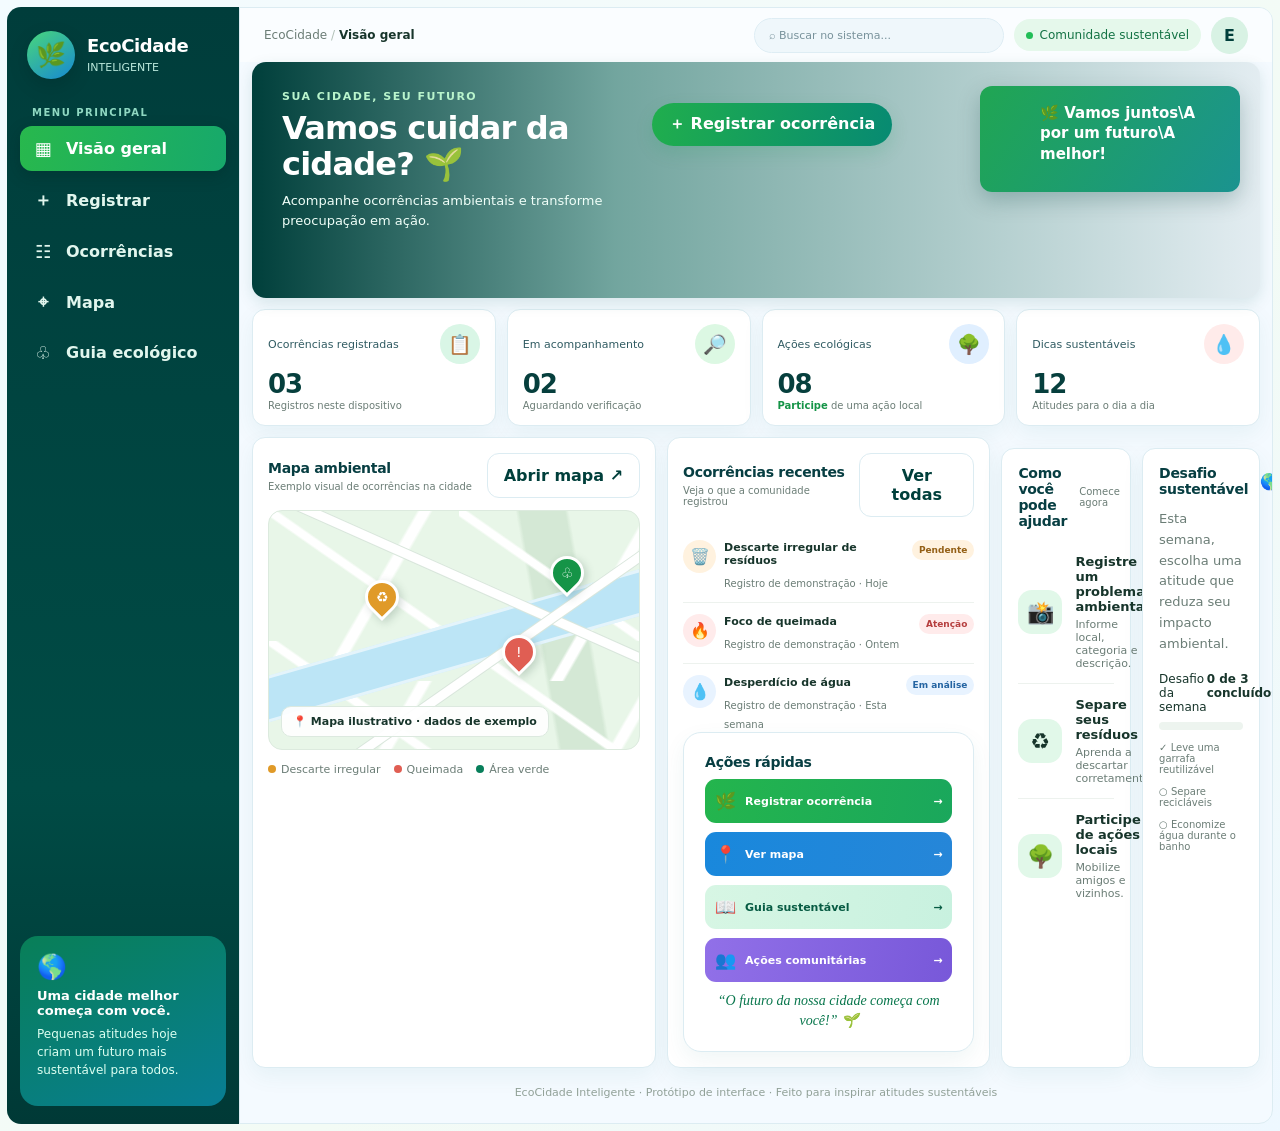
<file: layout-novo.html>
<!DOCTYPE html>
<html lang="pt-BR">
<head>
<meta charset="UTF-8">
<meta name="viewport" content="width=device-width, initial-scale=1">
<meta name="theme-color" content="#0b6b4b">
<title>EcoCidade Inteligente | Novo layout</title>
<style>
:root{--green:#087f5b;--deep:#064e3b;--mint:#dff7ec;--blue:#1769aa;--ink:#17352b;--muted:#6b7d76;--line:#e3eee8;--paper:#f5f9f6;--white:#fff;--shadow:0 12px 35px #174b3510}
*{box-sizing:border-box}body{margin:0;font-family:Inter,ui-sans-serif,system-ui,-apple-system,Segoe UI,sans-serif;color:var(--ink);background:var(--paper)}button,input,select,textarea{font:inherit}button{cursor:pointer}.app{min-height:100vh;display:grid;grid-template-columns:245px 1fr}.sidebar{background:#fff;border-right:1px solid var(--line);padding:25px 17px;display:flex;flex-direction:column;gap:28px}.brand{display:flex;gap:12px;align-items:center;padding:0 8px}.brandmark{width:44px;height:44px;border-radius:15px;background:linear-gradient(145deg,#16a36f,#075c46);display:grid;place-items:center;color:white;font-size:24px;box-shadow:0 8px 18px #087f5b35}.brand strong{display:block;font-size:16px;letter-spacing:-.4px}.brand small{color:var(--muted);font-size:11px}.navlabel{font-size:10px;text-transform:uppercase;letter-spacing:1.5px;color:#91a49a;font-weight:800;padding:0 12px;margin-bottom:8px}.nav{display:grid;gap:5px}.nav button{border:0;background:transparent;color:#61746b;text-align:left;padding:12px;border-radius:12px;display:flex;align-items:center;gap:12px;font-weight:650}.nav button.active,.nav button:hover{background:var(--mint);color:var(--deep)}.nav .ico{width:22px;text-align:center;font-size:18px}.side-note{margin-top:auto;border-radius:18px;padding:17px;background:linear-gradient(145deg,#e4f8ed,#eef8ff)}.side-note b{display:block;font-size:13px;margin:7px 0}.side-note p{font-size:12px;line-height:1.5;color:#5d7569;margin:0}.main{min-width:0}.topbar{height:78px;background:#ffffffdb;border-bottom:1px solid var(--line);display:flex;align-items:center;justify-content:space-between;padding:0 clamp(18px,4vw,48px);gap:15px}.crumb{font-size:13px;color:var(--muted)}.crumb b{color:var(--ink)}.top-actions{display:flex;align-items:center;gap:10px}.status{display:flex;align-items:center;gap:7px;font-size:12px;color:#4f7565;background:#e8f8ef;padding:9px 12px;border-radius:30px}.dot{width:7px;height:7px;background:#19a66e;border-radius:50%}.avatar{width:37px;height:37px;border-radius:50%;display:grid;place-items:center;background:#d8f2e4;color:var(--deep);font-weight:800}.content{max-width:1450px;margin:auto;padding:32px clamp(18px,4vw,48px) 50px}.eyebrow{font-size:11px;letter-spacing:1.5px;text-transform:uppercase;font-weight:800;color:var(--green)}h1{font-size:clamp(28px,3vw,38px);line-height:1.12;letter-spacing:-1.4px;margin:10px 0 9px}.sub{color:var(--muted);margin:0;line-height:1.6}.welcome{display:flex;justify-content:space-between;align-items:center;gap:20px;margin-bottom:26px}.primary,.secondary{border:0;border-radius:12px;padding:12px 16px;font-weight:750;display:inline-flex;align-items:center;justify-content:center;gap:8px}.primary{background:var(--green);color:#fff;box-shadow:0 8px 18px #087f5b25}.primary:hover{background:var(--deep)}.secondary{background:white;color:var(--deep);border:1px solid var(--line)}.stats{display:grid;grid-template-columns:repeat(4,minmax(0,1fr));gap:15px;margin:22px 0}.stat,.panel{background:white;border:1px solid var(--line);border-radius:18px;box-shadow:var(--shadow)}.stat{padding:18px}.stat-top{display:flex;align-items:center;justify-content:space-between;color:var(--muted);font-size:12px;gap:5px}.stat-icon{width:36px;height:36px;border-radius:12px;display:grid;place-items:center;background:#e5f8ee;font-size:18px}.stat-num{font-size:30px;font-weight:800;letter-spacing:-1px;margin:14px 0 5px}.stat-foot{font-size:11px;color:var(--muted)}.stat-foot em{font-style:normal;color:var(--green);font-weight:800}.grid-main{display:grid;grid-template-columns:minmax(0,1.5fr) minmax(260px,1fr);gap:17px}.panel{padding:21px;min-width:0}.panel-head{display:flex;justify-content:space-between;align-items:center;gap:12px;margin-bottom:17px}.panel h2{font-size:16px;letter-spacing:-.3px;margin:0}.muted{color:var(--muted);font-size:12px}.mapmock{height:225px;border-radius:14px;overflow:hidden;position:relative;background-color:#e9f3e9;background-image:linear-gradient(35deg,transparent 47%,#fff 48%,#fff 51%,transparent 52%),linear-gradient(120deg,transparent 45%,#fff 46%,#fff 49%,transparent 50%),linear-gradient(80deg,transparent 70%,#d4e8d5 71%,#d4e8d5 82%,transparent 83%);background-size:190px 130px,230px 170px,100% 100%;border:1px solid #dceade}.river{position:absolute;width:130%;height:45px;left:-10%;top:45%;background:#bce5f6;transform:rotate(-16deg);border:3px solid #fff9;border-left:0;border-right:0}.road{position:absolute;height:9px;width:130%;left:-15%;top:25%;background:#fff;transform:rotate(24deg);box-shadow:0 0 0 1px #d9e6dc}.road.two{top:72%;transform:rotate(-35deg)}.pin{position:absolute;width:34px;height:34px;border:3px solid white;border-radius:50% 50% 50% 0;transform:rotate(-45deg);display:grid;place-items:center;background:#e09a28;color:#fff;box-shadow:0 4px 9px #23483335}.pin span{transform:rotate(45deg);font-size:14px}.pin.p1{left:26%;top:29%}.pin.p2{left:63%;top:52%;background:#e05e53}.pin.p3{left:76%;top:19%;background:var(--green)}.maplabel{position:absolute;left:12px;bottom:12px;background:#ffffffeb;border:1px solid #dce9df;padding:8px 11px;border-radius:10px;font-size:11px;font-weight:750}.map-legend{display:flex;gap:13px;flex-wrap:wrap;margin-top:13px;font-size:11px;color:var(--muted)}.legend-dot{display:inline-block;width:8px;height:8px;border-radius:50%;margin-right:5px}.issue-list{display:grid;gap:0}.issue{display:flex;gap:12px;padding:14px 0;border-bottom:1px solid #edf2ee}.issue:last-child{border:0;padding-bottom:0}.issue-icon{width:39px;height:39px;flex-shrink:0;display:grid;place-items:center;border-radius:12px;background:#fff2df;font-size:19px}.issue:nth-child(2) .issue-icon{background:#ffebeb}.issue:nth-child(3) .issue-icon{background:#e8f3ff}.issue-info{min-width:0;flex:1}.issue-info b{display:block;font-size:13px;margin:1px 0 5px}.issue-info small{font-size:11px;color:var(--muted)}.tag{font-size:10px;font-weight:800;padding:5px 8px;border-radius:30px;height:max-content;white-space:nowrap;background:#fff2df;color:#946016}.tag.red{background:#ffebeb;color:#b63f3f}.tag.blue{background:#e8f3ff;color:#2464a2}.bottom-grid{display:grid;grid-template-columns:1.1fr 1fr;gap:17px;margin-top:17px}.action-card{display:flex;gap:13px;align-items:center;padding:13px 0;border-bottom:1px solid #edf2ee}.action-card:last-child{border:0;padding-bottom:0}.action-icon{width:44px;height:44px;border-radius:14px;background:#e6f8ee;display:grid;place-items:center;font-size:22px;flex-shrink:0}.action-card b{font-size:13px;display:block}.action-card small{color:var(--muted);font-size:11px;display:block;margin-top:4px}.action-card .secondary{margin-left:auto;padding:8px 11px;font-size:11px;white-space:nowrap}.progressrow{display:flex;justify-content:space-between;font-size:12px;margin:17px 0 8px}.progress{height:8px;background:#edf4ef;border-radius:20px;overflow:hidden}.progress span{display:block;height:100%;width:68%;background:linear-gradient(90deg,#16a36f,#65c99a);border-radius:20px}.footer{text-align:center;color:#91a198;font-size:11px;padding:30px 10px 0}.view{display:none}.view.active{display:block}.form-grid{display:grid;grid-template-columns:1fr 1fr;gap:15px}.field{display:grid;gap:7px}.field.full{grid-column:1/-1}.field label{font-size:12px;font-weight:750}.field input,.field select,.field textarea{width:100%;border:1px solid #dce8e0;border-radius:11px;padding:12px;background:#fbfdfb;color:var(--ink)}.field textarea{min-height:100px;resize:vertical}.notice{padding:13px;border-radius:12px;background:#eef8ff;color:#315f7e;font-size:12px;line-height:1.5;margin-bottom:17px}.empty{padding:25px;text-align:center;color:var(--muted);font-size:13px}.mobile-menu{display:none}
@media(max-width:1000px){.app{grid-template-columns:205px 1fr}.stats{grid-template-columns:repeat(2,minmax(0,1fr))}.grid-main,.bottom-grid{grid-template-columns:1fr}.sidebar{padding:22px 12px}}
@media(max-width:700px){.app{display:block}.sidebar{position:fixed;z-index:10;left:0;right:0;bottom:0;height:auto;padding:8px 6px calc(8px + env(safe-area-inset-bottom));border-right:0;border-top:1px solid var(--line);display:block}.brand,.side-note,.navlabel{display:none}.nav{display:grid;grid-template-columns:repeat(5,1fr);gap:2px}.nav button{padding:8px 2px;display:flex;flex-direction:column;gap:3px;text-align:center;justify-content:center;font-size:10px;border-radius:10px}.nav .ico{font-size:18px}.topbar{height:62px;padding:0 17px}.status{font-size:10px;padding:8px}.content{padding:24px 15px 100px}.welcome{align-items:flex-start;flex-direction:column}.welcome .primary{width:100%}.stats{gap:10px}.stat{padding:14px}.stat-num{font-size:25px}.stat-top{font-size:11px}.stat-icon{width:30px;height:30px}.panel{padding:16px}.form-grid{grid-template-columns:1fr}.field.full{grid-column:auto}.tag{font-size:9px;padding:5px 6px}.mapmock{height:200px}}

/* Atualização visual inspirada na referência EcoCidade */
:root{--green:#159447;--deep:#003f3b;--mint:#e0f8e9;--blue:#1688d4;--paper:#f2f9fc;--line:#dcecf2;--shadow:0 8px 24px #075b5012}
body{background:linear-gradient(135deg,#f3fbff 0%,#f3fbf5 60%,#eef8ff 100%)}
.sidebar{background:linear-gradient(180deg,#003e3b 0%,#00554a 65%,#003b39 100%);color:white;border-right:0}
.sidebar .brand strong{color:white;font-size:18px}.sidebar .brand small{color:#b9e8dc}
.brandmark{background:linear-gradient(145deg,#49d77a,#1688d4);box-shadow:0 7px 20px #0002}
.navlabel{color:#8fd8c2}.nav button{color:#e1f6ee}.nav button.active,.nav button:hover{background:linear-gradient(100deg,#28b84d,#17a96b);color:white;box-shadow:0 5px 15px #001f1d40}
.side-note{background:linear-gradient(140deg,#0a8e56,#087c93);color:white}.side-note p{color:#dcfff1}
.topbar{background:#ffffffed}.status{background:#e5f8eb;color:#147345}.dot{background:#22bd57}
.primary{background:linear-gradient(100deg,#20ae4d,#078a72);box-shadow:0 7px 18px #11954a25}.primary:hover{background:linear-gradient(100deg,#14863c,#006a60)}
.stat,.panel{border-color:#dcecf2;box-shadow:0 8px 22px #0c6d6810}.stat:nth-child(1) .stat-icon{background:#d9f6e6;color:#078354}.stat:nth-child(2) .stat-icon{background:#dcf8e3;color:#1caa4d}.stat:nth-child(3) .stat-icon{background:#e0efff;color:#1475d1}.stat:nth-child(4) .stat-icon{background:#ffebea;color:#e24d4d}
.stat-num{color:#063f3d}.panel h2{color:#073e42}.action-icon{background:#e1f8e9}.mapmock{background-color:#e8f6e8}
@media(max-width:700px){
 body{background:#f1f8fb}
 .app{padding-bottom:80px}
 .topbar{height:58px;padding:0 14px;background:#004b46;color:#fff;border:0}
 .crumb{color:#d7f5e9;font-size:12px}.crumb b{color:#fff}
 .top-actions{gap:6px}.status{font-size:0;padding:7px;background:#1d765e}.status .dot{width:8px;height:8px}
 .avatar{width:32px;height:32px;background:#e1f8e9}
 .content{padding:17px 13px 28px;max-width:560px}
 .welcome{display:block;margin-bottom:17px;padding:20px 17px;border-radius:20px;background:linear-gradient(135deg,#064b42 0%,#078f68 55%,#1688d4 120%);color:#fff;box-shadow:0 8px 20px #075b5020}
 .welcome .eyebrow{color:#a9f1c3;font-size:10px;letter-spacing:1.2px}
 .welcome h1{font-size:26px;line-height:1.12;letter-spacing:-.7px;margin:8px 0}
 .welcome .sub{color:#e2fff4;font-size:13px;line-height:1.5}
 .welcome .primary{width:100%;margin-top:15px;background:linear-gradient(100deg,#2bc45a,#11a98c);border:1px solid #ffffff30}
 .welcome:has(+.panel){background:transparent;color:var(--ink);padding:0;box-shadow:none}
 .welcome:has(+.panel) .eyebrow{color:var(--green)}
 .welcome:has(+.panel) .sub{color:var(--muted)}
 .stats{grid-template-columns:repeat(2,minmax(0,1fr));gap:10px;margin:14px 0}
 .stat{padding:14px 12px;border-radius:16px;min-width:0}
 .stat-top{font-size:10px;line-height:1.35;align-items:flex-start}
 .stat-icon{width:30px;height:30px;border-radius:11px;font-size:15px;flex-shrink:0}
 .stat-num{font-size:27px;margin:9px 0 3px}
 .stat-foot{font-size:10px;line-height:1.4}
 .grid-main,.bottom-grid{grid-template-columns:minmax(0,1fr);gap:12px;margin-top:12px}
 .panel{padding:15px;border-radius:17px}
 .panel-head{align-items:flex-start;margin-bottom:13px;flex-wrap:wrap}
 .panel h2{font-size:15px}
 .panel-head .secondary{padding:8px 10px;font-size:11px}
 .mapmock{height:210px;border-radius:13px}
 .map-legend{gap:8px;font-size:10px}
 .issue{gap:9px;padding:12px 0}
 .issue-icon{width:35px;height:35px;border-radius:11px;font-size:17px}
 .issue-info b{font-size:12px;line-height:1.4}
 .issue-info small{font-size:10px;line-height:1.4}
 .tag{font-size:9px;padding:5px 6px}
 .action-card{gap:10px;padding:12px 0}
 .action-icon{width:38px;height:38px;font-size:19px}
 .action-card b{font-size:12px}.action-card small{font-size:10px;line-height:1.4}
 .action-card .secondary{padding:7px 8px;font-size:10px}
 .progressrow{font-size:11px}
 .footer{font-size:10px;padding:20px 10px 0}
 .form-grid{grid-template-columns:minmax(0,1fr);gap:13px}
 .field.full{grid-column:auto}
 .field input,.field select,.field textarea{font-size:14px;padding:12px}
 .field textarea{min-height:120px}
 .notice{font-size:11px}
 .sidebar{height:auto;padding:7px 5px calc(7px + env(safe-area-inset-bottom));background:#003f3b;border-top:1px solid #ffffff25;box-shadow:0 -5px 20px #003b3920}
 .nav{grid-template-columns:repeat(5,minmax(0,1fr));gap:2px}
 .nav button{color:#c9e9df;padding:7px 1px;font-size:9px;line-height:1.2;min-width:0}
 .nav .ico{font-size:18px;line-height:1.2}
 .nav button.active{background:linear-gradient(180deg,#25b95a,#078a72);color:white}
}
@media(min-width:701px) and (max-width:1000px){.content{padding:25px 22px}.sidebar{background:linear-gradient(180deg,#003e3b,#00554a);color:white}.nav button{color:#e1f6ee}}


/* Layout desktop aproximado da imagem de referência */
@media(min-width:1001px){
 .app{grid-template-columns:232px minmax(0,1fr);padding:7px;gap:0;min-height:100vh}
 .sidebar{border-radius:14px 0 0 14px;padding:24px 13px 18px;gap:28px;background:linear-gradient(180deg,#003d3b,#004b45 70%,#003936)}
 .brand{padding:0 7px}.brandmark{width:48px;height:48px;border-radius:50%}
 .brand strong{font-size:19px}.brand small{font-size:11px}
 .side-note{background:linear-gradient(155deg,#087f57,#087e94);margin-top:auto;min-height:170px}
 .main{background:#f4faff;border:1px solid #dcecf2;border-radius:0 14px 14px 0;overflow:hidden}
 .topbar{height:54px;padding:0 24px;background:#fafdff;border-bottom:0}
 .crumb{font-size:12px}.top-actions:before{content:"⌕  Buscar no sistema...";display:block;width:220px;padding:10px 14px;border-radius:25px;background:#eff7fb;border:1px solid #deedf4;color:#78929b;font-size:11px}
 .content{max-width:none;padding:0 12px 24px}
 #view-inicio>.welcome{position:relative;display:flex;align-items:flex-start;justify-content:flex-start;min-height:236px;margin:0 0 11px;padding:28px 30px;border-radius:14px;overflow:hidden;color:white;background:linear-gradient(90deg,#003f3b 0%,#005b4a88 36%,#003d3b12 100%),url('https://images.unsplash.com/photo-1518005020951-eccb494ad742?auto=format&fit=crop&w=1800&q=85') center 52%/cover no-repeat;box-shadow:0 5px 15px #075b5020}
 #view-inicio>.welcome:after{content:"🌿  Vamos juntos\\A por um futuro\\A melhor!";white-space:pre-line;position:absolute;right:20px;top:24px;width:185px;min-height:72px;padding:17px 15px 17px 60px;border-radius:12px;background:linear-gradient(120deg,#16a34aee,#078a86e8);font-weight:800;font-size:15px;line-height:1.35;box-shadow:0 8px 22px #003b3940}
 #view-inicio>.welcome>div{position:relative;z-index:1;max-width:380px}
 #view-inicio>.welcome .eyebrow{color:#b9f4cc}
 #view-inicio>.welcome h1{font-size:32px;max-width:300px;letter-spacing:-.8px;margin:8px 0}
 #view-inicio>.welcome .sub{color:#f0fff9;font-size:13px;max-width:350px}
 #view-inicio>.welcome .primary{margin-top:13px;border-radius:28px;padding:11px 17px}
 .stats{gap:11px;margin:0 0 11px}
 .stat{border-radius:13px;padding:14px 15px;min-height:87px}
 .stat-top{font-size:11px;color:#305b62}
 .stat-num{font-size:26px;margin:5px 0 1px}
 .stat-foot{font-size:10px}
 .stat-icon{border-radius:50%;width:40px;height:40px;font-size:19px}
 .grid-main{grid-template-columns:minmax(0,1.25fr) minmax(0,1fr) minmax(205px,.8fr);gap:11px;align-items:stretch}
 .grid-main>.panel{padding:15px;border-radius:13px}
 .panel-head{margin-bottom:12px}
 .panel h2{font-size:14px}
 .muted{font-size:10px}
 .mapmock{height:240px}
 .issue{gap:8px;padding:11px 0}
 .issue-icon{width:33px;height:33px;border-radius:50%;font-size:16px}
 .issue-info b{font-size:11px}.issue-info small{font-size:10px}
 .tag{font-size:9px;padding:5px 7px}
 .quick-actions{display:flex;flex-direction:column;gap:9px}
 .quick-actions .panel-head{margin-bottom:0}
 .quick-btn{width:100%;border:0;border-radius:11px;padding:12px 10px;display:flex;align-items:center;gap:9px;text-align:left;font-size:11px;font-weight:800}
 .quick-btn span{font-size:17px}.quick-btn b{margin-left:auto}
 .quick-btn.green{background:linear-gradient(100deg,#24b54d,#1aa75c);color:white}
 .quick-btn.blue{background:linear-gradient(100deg,#1988dc,#2686d8);color:white}
 .quick-btn.mint{background:linear-gradient(100deg,#d7f6e4,#c8f1df);color:#075b43}
 .quick-btn.purple{background:linear-gradient(100deg,#9170e8,#7858d9);color:white}
 .quick-quote{text-align:center;font-family:Georgia,serif;font-style:italic;font-size:14px;line-height:1.4;color:#08764c;margin:auto 4px 0}
 .bottom-grid{gap:11px;margin-top:11px}
 .bottom-grid>.panel{padding:16px;border-radius:13px}
 .footer{padding-top:18px}
}

</style>
</head>
<body>
<div class="app">
<aside class="sidebar">
  <div class="brand"><div class="brandmark">🌿</div><div><strong>EcoCidade</strong><small>INTELIGENTE</small></div></div>
  <div><div class="navlabel">Menu principal</div><nav class="nav" id="nav">
    <button class="active" data-view="inicio"><span class="ico">▦</span>Visão geral</button>
    <button data-view="registrar"><span class="ico">＋</span>Registrar</button>
    <button data-view="ocorrencias"><span class="ico">☷</span>Ocorrências</button>
    <button data-view="mapa"><span class="ico">⌖</span>Mapa</button>
    <button data-view="guia"><span class="ico">♧</span>Guia ecológico</button>
  </nav></div>
  <div class="side-note"><span style="font-size:24px">🌎</span><b>Uma cidade melhor começa com você.</b><p>Pequenas atitudes hoje criam um futuro mais sustentável para todos.</p></div>
</aside>
<main class="main">
<header class="topbar"><div class="crumb">EcoCidade <span style="color:#b1c0b7">/</span> <b id="crumb">Visão geral</b></div><div class="top-actions"><div class="status"><span class="dot"></span> Comunidade sustentável</div><div class="avatar">E</div></div></header>
<div class="content">
<section class="view active" id="view-inicio">
  <div class="welcome"><div><div class="eyebrow">Sua cidade, seu futuro</div><h1>Vamos cuidar da cidade? 🌱</h1><p class="sub">Acompanhe ocorrências ambientais e transforme preocupação em ação.</p></div><button class="primary" onclick="showView('registrar')">＋ Registrar ocorrência</button></div>
  <div class="stats">
    <div class="stat"><div class="stat-top">Ocorrências registradas <span class="stat-icon">📋</span></div><div class="stat-num" id="total">03</div><div class="stat-foot">Registros neste dispositivo</div></div>
    <div class="stat"><div class="stat-top">Em acompanhamento <span class="stat-icon">🔎</span></div><div class="stat-num" id="andamento">02</div><div class="stat-foot">Aguardando verificação</div></div>
    <div class="stat"><div class="stat-top">Ações ecológicas <span class="stat-icon">🌳</span></div><div class="stat-num">08</div><div class="stat-foot"><em>Participe</em> de uma ação local</div></div>
    <div class="stat"><div class="stat-top">Dicas sustentáveis <span class="stat-icon">💧</span></div><div class="stat-num">12</div><div class="stat-foot">Atitudes para o dia a dia</div></div>
  </div>
  <div class="grid-main">
    <div class="panel"><div class="panel-head"><div><h2>Mapa ambiental</h2><div class="muted" style="margin-top:5px">Exemplo visual de ocorrências na cidade</div></div><button class="secondary" onclick="showView('mapa')">Abrir mapa ↗</button></div>
      <div class="mapmock"><div class="river"></div><div class="road"></div><div class="road two"></div><div class="pin p1"><span>♻</span></div><div class="pin p2"><span>!</span></div><div class="pin p3"><span>♧</span></div><div class="maplabel">📍 Mapa ilustrativo · dados de exemplo</div></div>
      <div class="map-legend"><span><i class="legend-dot" style="background:#e09a28"></i>Descarte irregular</span><span><i class="legend-dot" style="background:#e05e53"></i>Queimada</span><span><i class="legend-dot" style="background:#087f5b"></i>Área verde</span></div>
    </div>
    <div class="panel"><div class="panel-head"><div><h2>Ocorrências recentes</h2><div class="muted" style="margin-top:5px">Veja o que a comunidade registrou</div></div><button class="secondary" onclick="showView('ocorrencias')">Ver todas</button></div><div class="issue-list" id="recent">
      <div class="issue"><div class="issue-icon">🗑️</div><div class="issue-info"><b>Descarte irregular de resíduos</b><small>Registro de demonstração · Hoje</small></div><span class="tag">Pendente</span></div>
      <div class="issue"><div class="issue-icon">🔥</div><div class="issue-info"><b>Foco de queimada</b><small>Registro de demonstração · Ontem</small></div><span class="tag red">Atenção</span></div>
      <div class="issue"><div class="issue-icon">💧</div><div class="issue-info"><b>Desperdício de água</b><small>Registro de demonstração · Esta semana</small></div><span class="tag blue">Em análise</span></div>
    </div>
    <div class="panel quick-actions"><div class="panel-head"><h2>Ações rápidas</h2></div>
      <button class="quick-btn green" onclick="showView('registrar')"><span>🌿</span>Registrar ocorrência <b>→</b></button>
      <button class="quick-btn blue" onclick="showView('mapa')"><span>📍</span>Ver mapa <b>→</b></button>
      <button class="quick-btn mint" onclick="showView('guia')"><span>📖</span>Guia sustentável <b>→</b></button>
      <button class="quick-btn purple" onclick="showView('guia')"><span>👥</span>Ações comunitárias <b>→</b></button>
      <p class="quick-quote">“O futuro da nossa cidade começa com você!” 🌱</p>
    </div>
  </div>
  <div class="bottom-grid">
    <div class="panel"><div class="panel-head"><h2>Como você pode ajudar</h2><span class="muted">Comece agora</span></div>
      <div class="action-card"><div class="action-icon">📸</div><div><b>Registre um problema ambiental</b><small>Informe local, categoria e descrição.</small></div><button class="secondary" onclick="showView('registrar')">Registrar</button></div>
      <div class="action-card"><div class="action-icon">♻️</div><div><b>Separe seus resíduos</b><small>Aprenda a descartar corretamente.</small></div><button class="secondary" onclick="showView('guia')">Aprender</button></div>
      <div class="action-card"><div class="action-icon">🌳</div><div><b>Participe de ações locais</b><small>Mobilize amigos e vizinhos.</small></div><button class="secondary" onclick="showView('guia')">Explorar</button></div>
    </div>
    <div class="panel"><div class="panel-head"><h2>Desafio sustentável</h2><span>🌎</span></div><p class="sub" style="font-size:13px">Esta semana, escolha uma atitude que reduza seu impacto ambiental.</p><div class="progressrow"><span>Desafio da semana</span><b>0 de 3 concluídos</b></div><div class="progress"><span style="width:0%"></span></div><p class="muted" style="margin-top:12px">✓ Leve uma garrafa reutilizável<br><br>○ Separe recicláveis<br><br>○ Economize água durante o banho</p></div>
  </div>
</section>
<section class="view" id="view-registrar"><div class="welcome"><div><div class="eyebrow">Participação cidadã</div><h1>Registrar ocorrência</h1><p class="sub">Conte o que aconteceu para ajudar a cuidar do meio ambiente.</p></div></div>
<div class="panel"><div class="notice">ℹ️ Este protótipo salva os registros apenas neste navegador. O envio não chega à prefeitura nem a outros usuários.</div><form id="reportForm" class="form-grid">
<div class="field"><label for="categoria">Tipo de ocorrência *</label><select id="categoria" required><option value="">Selecione uma categoria</option><option>Descarte irregular de lixo</option><option>Queimada ou fumaça</option><option>Desperdício ou vazamento de água</option><option>Poluição de rio ou córrego</option><option>Desmatamento ou poda irregular</option><option>Outro problema ambiental</option></select></div>
<div class="field"><label for="local">Local ou referência *</label><input id="local" required placeholder="Ex.: rua, bairro ou ponto de referência"></div>
<div class="field full"><label for="descricao">Descrição *</label><textarea id="descricao" required placeholder="Descreva o que observou, sem se colocar em risco."></textarea></div>
<div class="field"><label for="data">Data observada</label><input id="data" type="date"></div>
<div class="field"><label for="prioridade">Nível de atenção</label><select id="prioridade"><option>Normal</option><option>Urgente</option></select></div>
<div class="field full"><button class="primary" type="submit">Enviar registro neste dispositivo</button></div></form></div></section>
<section class="view" id="view-ocorrencias"><div class="welcome"><div><div class="eyebrow">Acompanhamento</div><h1>Ocorrências ambientais</h1><p class="sub">Consulte os registros de demonstração e os criados neste navegador.</p></div><button class="primary" onclick="showView('registrar')">＋ Novo registro</button></div><div class="panel"><div id="allReports" class="issue-list"></div></div></section>
<section class="view" id="view-mapa"><div class="welcome"><div><div class="eyebrow">Território e ambiente</div><h1>Mapa ambiental</h1><p class="sub">Prévia ilustrativa para planejar a futura visualização geográfica.</p></div></div><div class="panel"><div class="notice">O mapa abaixo é apenas ilustrativo. Esta versão de layout ainda não está conectada a um serviço de mapas nem usa coordenadas reais.</div><div class="mapmock" style="height:360px"><div class="river"></div><div class="road"></div><div class="road two"></div><div class="pin p1"><span>♻</span></div><div class="pin p2"><span>!</span></div><div class="pin p3"><span>♧</span></div><div class="maplabel">🌿 Visualização de demonstração</div></div></div></section>
<section class="view" id="view-guia"><div class="welcome"><div><div class="eyebrow">Aprenda e transforme</div><h1>Guia ecológico</h1><p class="sub">Ideias práticas para construir hábitos mais sustentáveis.</p></div></div><div class="stats">
<div class="stat"><div class="stat-icon">♻️</div><h2>Reciclagem</h2><p class="sub">Separe papel, plástico, vidro e metal limpos e secos. Confira as regras de coleta seletiva da sua cidade.</p></div>
<div class="stat"><div class="stat-icon">💧</div><h2>Economia de água</h2><p class="sub">Feche a torneira ao escovar os dentes e comunique vazamentos à companhia responsável.</p></div>
<div class="stat"><div class="stat-icon">🌱</div><h2>Áreas verdes</h2><p class="sub">Cuide das plantas, evite danos à vegetação e participe de mutirões autorizados.</p></div>
<div class="stat"><div class="stat-icon">🔥</div><h2>Prevenção de queimadas</h2><p class="sub">Não coloque fogo em resíduos. Em situação de risco, mantenha distância e acione os serviços competentes.</p></div>
</div></section>
<div class="footer">EcoCidade Inteligente · Protótipo de interface · Feito para inspirar atitudes sustentáveis</div>
</div></main>
</div>
<script>
const demoReports=[
{categoria:'Descarte irregular de resíduos',local:'Ponto de demonstração · Bairro central',descricao:'Exemplo de registro para mostrar a interface.',status:'Pendente',icon:'🗑️',demo:true},
{categoria:'Foco de queimada',local:'Ponto de demonstração · Área aberta',descricao:'Exemplo de registro para mostrar a interface.',status:'Atenção',icon:'🔥',demo:true},
{categoria:'Desperdício de água',local:'Ponto de demonstração · Via pública',descricao:'Exemplo de registro para mostrar a interface.',status:'Em análise',icon:'💧',demo:true}
];
let reports=[];
try{reports=JSON.parse(localStorage.getItem('ecocidade-layout-reports')||'[]')}catch(e){reports=[]}
function iconFor(c){if(c.toLowerCase().includes('queimada'))return'🔥';if(c.toLowerCase().includes('água')||c.toLowerCase().includes('vazamento'))return'💧';if(c.toLowerCase().includes('rio')||c.toLowerCase().includes('poluição'))return'🌊';if(c.toLowerCase().includes('desmatamento'))return'🌳';return'🗑️'}
function showView(name){document.querySelectorAll('.view').forEach(v=>v.classList.remove('active'));document.getElementById('view-'+name).classList.add('active');document.querySelectorAll('.nav button').forEach(b=>b.classList.toggle('active',b.dataset.view===name));const labels={inicio:'Visão geral',registrar:'Registrar ocorrência',ocorrencias:'Ocorrências',mapa:'Mapa ambiental',guia:'Guia ecológico'};document.getElementById('crumb').textContent=labels[name];window.scrollTo({top:0,behavior:'smooth'});if(name==='ocorrencias')renderReports()}
document.querySelectorAll('.nav button').forEach(b=>b.addEventListener('click',()=>showView(b.dataset.view)));
function renderReports(){const root=document.getElementById('allReports');const items=[...reports,...demoReports];document.getElementById('total').textContent=String(reports.length+demoReports.length).padStart(2,'0');document.getElementById('andamento').textContent=String(reports.length+2).padStart(2,'0');root.innerHTML='';items.forEach(r=>{const el=document.createElement('div');el.className='issue';const info=document.createElement('div');info.className='issue-info';const title=document.createElement('b');title.textContent=r.categoria;const small=document.createElement('small');small.textContent=(r.local||'Local não informado')+' · '+(r.demo?'Exemplo demonstrativo':r.data||'Registro local');const desc=document.createElement('div');desc.className='muted';desc.style.marginTop='7px';desc.textContent=r.descricao||'';info.append(title,small,desc);const ic=document.createElement('div');ic.className='issue-icon';ic.textContent=r.icon||iconFor(r.categoria);const tag=document.createElement('span');tag.className='tag';tag.textContent=r.status||'Pendente';el.append(ic,info,tag);root.append(el)})}
document.getElementById('reportForm').addEventListener('submit',e=>{e.preventDefault();const r={categoria:document.getElementById('categoria').value,local:document.getElementById('local').value.trim(),descricao:document.getElementById('descricao').value.trim(),data:document.getElementById('data').value||new Date().toLocaleDateString('pt-BR'),status:document.getElementById('prioridade').value==='Urgente'?'Atenção':'Pendente'};r.icon=iconFor(r.categoria);reports.unshift(r);try{localStorage.setItem('ecocidade-layout-reports',JSON.stringify(reports))}catch(err){}e.target.reset();renderReports();alert('Registro salvo neste navegador. Ele ainda não foi enviado a um serviço público.');showView('ocorrencias')});
renderReports();
</script>
</body>
</html>
</file>
